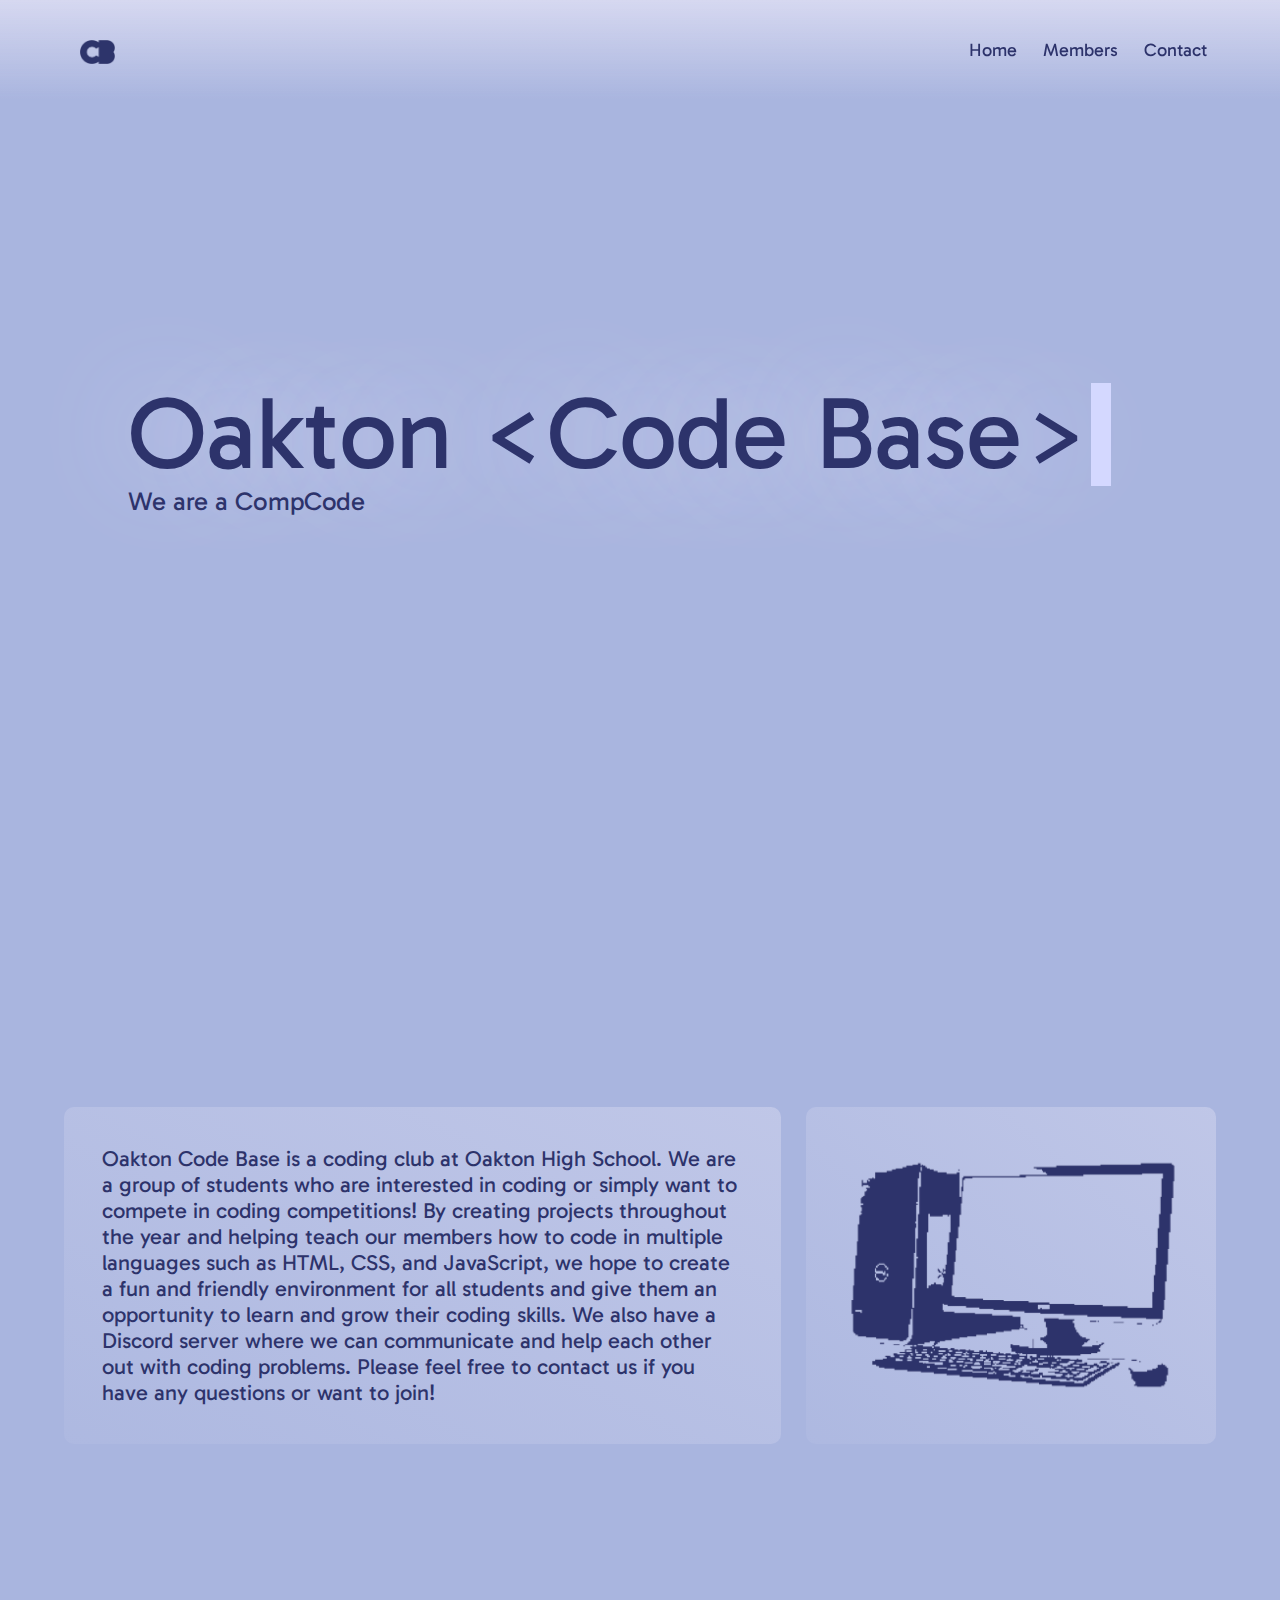
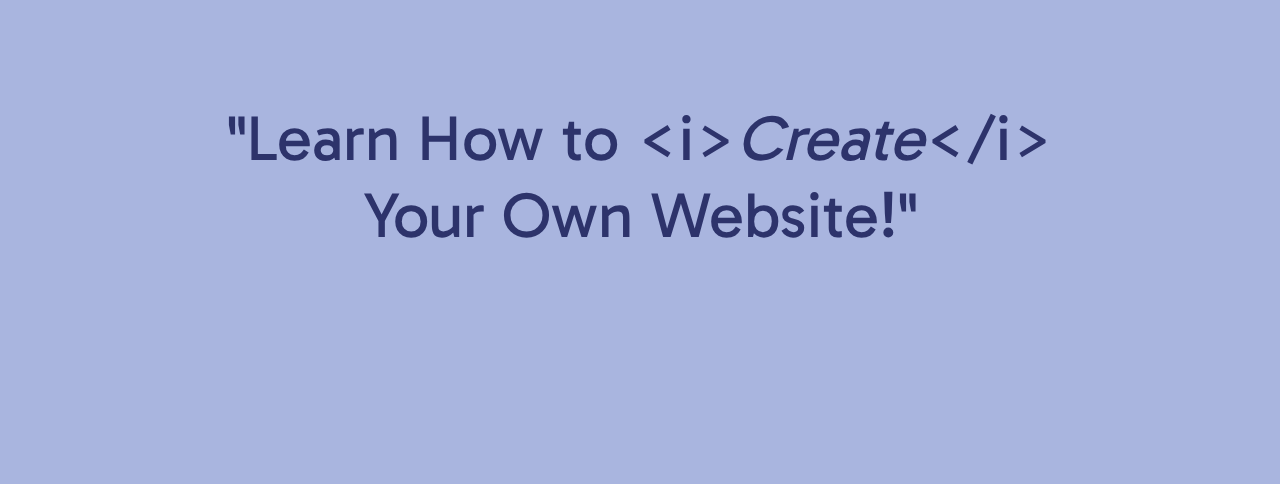
<file: index.html>
<!DOCTYPE html>
<html lang="en">
<head>
    <meta charset="UTF-8">
    <meta name="viewport" content="width=device-width, initial-scale=1.0">
    <title>Oakton Code Base</title>

    <!--Open graph tags-->
    <meta property="og:site_name" content="Oakton Code Base" />
    <meta property="og:title" content="Oakton Code Base" />
    <meta property="og:type" content="website" />
	<meta property="og:url" content="https://oaktoncodebase.com" />
    <meta property="og:description" content="Oakton Code Base is a coding club at Oakton High School. We are a group of students who are interested in coding or simply want to compete in coding competitions! By creating projects throughout the year and helping teach our members how to code in multiple languages such as HTML, CSS, and JavaScript, we hope to create a fun and friendly environment for all students and give them an opportunity to learn and grow their coding skills. We also have a Discord server where we can communicate and help each other out with coding problems. Please feel free to contact us if you have any questions or want to join!" />
    
    <!-- css -->
    <link rel="stylesheet" href="../assets/css/style.css">

    <!-- favicon -->
    <link href="../assets/img/header-imgs/logoSquare.png" rel="icon">

    <!-- font -->
    <link rel="preconnect" href="https://fonts.googleapis.com">
    <link rel="preconnect" href="https://fonts.gstatic.com" crossorigin>
    <link href="https://fonts.googleapis.com/css2?family=Open+Sans:ital,wght@0,300..800;1,300..800&display=swap" rel="stylesheet">

    <link rel="preconnect" href="https://fonts.googleapis.com">
    <link rel="preconnect" href="https://fonts.gstatic.com" crossorigin>
    <link href="https://fonts.googleapis.com/css2?family=Gabarito:wght@400..900&display=swap" rel="stylesheet">

    <link rel="preconnect" href="https://fonts.googleapis.com">
    <link rel="preconnect" href="https://fonts.gstatic.com" crossorigin>
    <link href="https://fonts.googleapis.com/css2?family=Jersey+20&display=swap" rel="stylesheet">

    <link rel="preconnect" href="https://fonts.googleapis.com">
    <link rel="preconnect" href="https://fonts.gstatic.com" crossorigin>
    <link href="https://fonts.googleapis.com/css2?family=Manrope:wght@200..800&display=swap" rel="stylesheet">
</head>
<body>
    <!-- header -->
    <header class="headerDiv">
        <a href="index.html"><img class="OCBLogo" src="../assets/img/header-imgs/OCBLogo.png" alt="logo" class="logo"></a>
            <nav>
                <ul class="nav-list">
                    <li><a href="../"><p class="gabarito">Home</p></a></li>
                    <li><a href="../members"><p class="gabarito">Members</p></a></li>
                    <li><a href="../contact"><p class="gabarito">Contact</p></a></li>
                </ul>
            </nav>
    </header>

    <!-- main content -->
    <div class="mainContent">
        <h1 class="gabarito title cursor">Oakton &lt;Code Base&gt;</h1>
        <h1 class="gabarito shortTitle cursor">OCB</h1>

        <p class="gabarito description"></p>
    </div>

        

    <div class="descriptionContainer gabarito-light">
        <div class="descriptionText"><p>
            Oakton Code Base is a coding club at Oakton High School. We are a group of students who are interested in coding or simply 
            want to compete in coding competitions! By creating projects throughout the year and helping teach our members how to code 
            in multiple languages such as HTML, CSS, and JavaScript, we hope to create a fun and friendly environment for all students 
            and give them an opportunity to learn and grow their coding skills. We also have a Discord server where we can communicate 
            and help each other out with coding problems. Please feel free to contact us if you have any questions or want to join!
        </p></div>
        
        <div class="mainTextBox2">
            <img src="assets/img/index-imgs/pcImage.png" alt="pcImage" class="pcImage">                                 
        </div>
    </div>

    <div class="bigText">
        <h4 class="gabarito learnText">
            "Learn How to &lt;i&gt;<i>Create</i>&lt;/i&gt;<br> Your Own Website!"
        </h4>
    </div>

    <!-- js -->
    <script src="assets/js/main.js"></script>
</body>
</html>
</file>
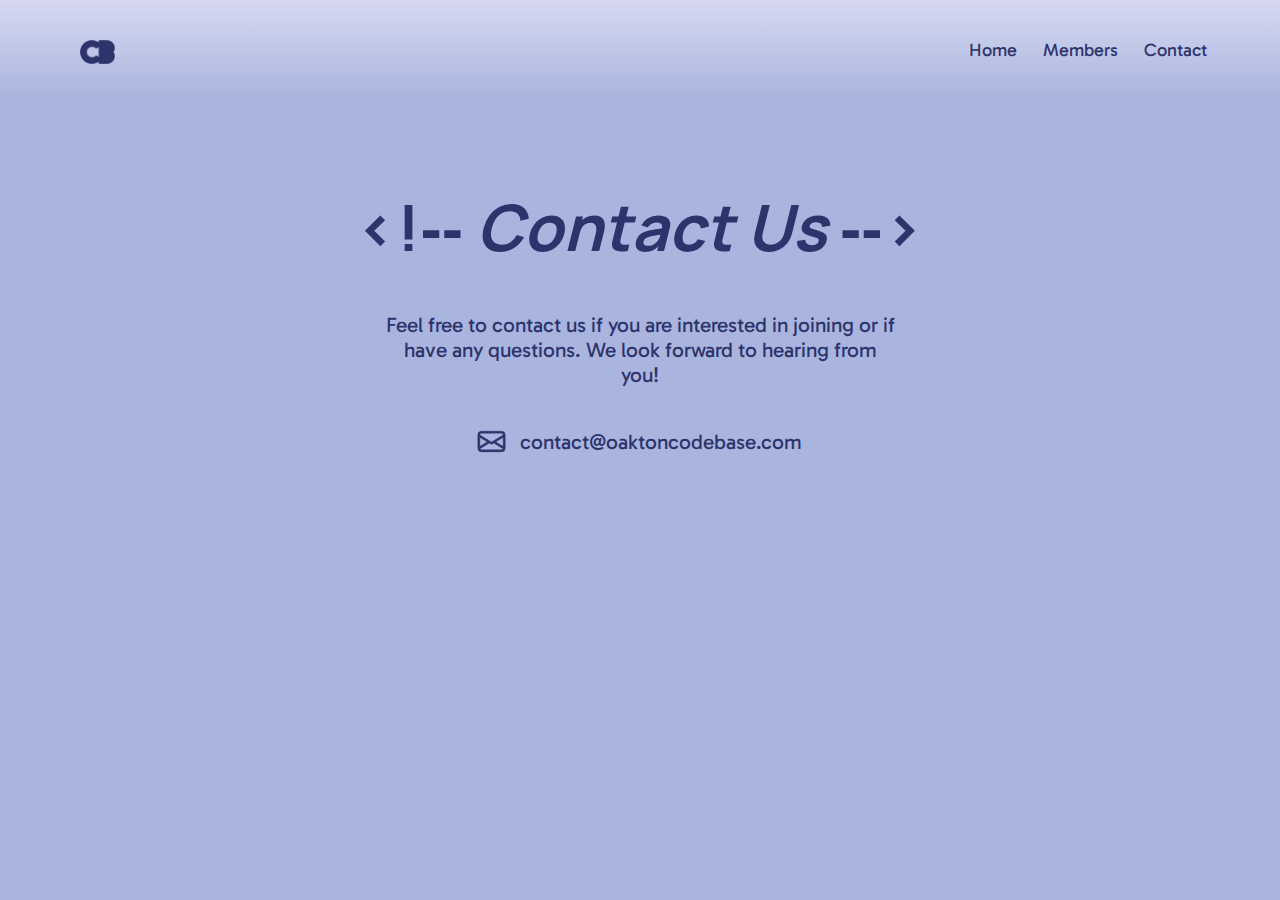
<file: contact/index.html>
<!DOCTYPE html>
<html lang="en">
<head>
    <meta charset="UTF-8">
    <meta name="viewport" content="width=device-width, initial-scale=1.0">
    <title>Contact Us - OCB</title>

    <!-- css -->
    <link rel="stylesheet" href="../assets/css/style.css">

    <!-- favicon -->
    <link href="../assets/img/header-imgs/logoSquare.png" rel="icon">

    <!-- font -->
    <link rel="preconnect" href="https://fonts.googleapis.com">
    <link rel="preconnect" href="https://fonts.gstatic.com" crossorigin>
    <link href="https://fonts.googleapis.com/css2?family=Open+Sans:ital,wght@0,300..800;1,300..800&display=swap" rel="stylesheet">

    <link rel="preconnect" href="https://fonts.googleapis.com">
    <link rel="preconnect" href="https://fonts.gstatic.com" crossorigin>
    <link href="https://fonts.googleapis.com/css2?family=Gabarito:wght@400..900&display=swap" rel="stylesheet">

    <link rel="preconnect" href="https://fonts.googleapis.com">
    <link rel="preconnect" href="https://fonts.gstatic.com" crossorigin>
    <link href="https://fonts.googleapis.com/css2?family=Jersey+20&display=swap" rel="stylesheet">

    <link rel="preconnect" href="https://fonts.googleapis.com">
    <link rel="preconnect" href="https://fonts.gstatic.com" crossorigin>
    <link href="https://fonts.googleapis.com/css2?family=Manrope:wght@200..800&display=swap" rel="stylesheet">
</head>
<body>
    <!-- header -->
    <header class="headerDiv">
        <a href="../"><img class="OCBLogo" src="../assets/img/header-imgs/OCBLogo.png" alt="logo" class="logo"></a>
            <nav>
                <ul class="nav-list">
                    <li><a href="../"><p class="gabarito">Home</p></a></li>
                    <li><a href="../members"><p class="gabarito">Members</p></a></li>
                    <li><a href="../contact"><p class="gabarito">Contact</p></a></li>
                </ul>
            </nav>
    </header>

    <div class="contactTitle manrope">
        <h4>&lt;!&hyphen;&hyphen; <i>Contact Us</i> &hyphen;&hyphen;&gt;</h4>
    </div>
    <div class="contactDescription gabarito-light">
        <p>
            Feel free to contact us if you are interested in joining or if have any questions. We look forward
            to hearing from you!
        </p>
    </div>
    <div class="contactInfo gabarito-light">
        <svg xmlns="http://www.w3.org/2000/svg" class="bi bi-envelope" viewBox="0 0 16 16">
            <path d="M0 4a2 2 0 0 1 2-2h12a2 2 0 0 1 2 2v8a2 2 0 0 1-2 2H2a2 2 0 0 1-2-2zm2-1a1 1 0 0 0-1 1v.217l7 4.2 7-4.2V4a1 1 0 0 0-1-1zm13 2.383-4.708 2.825L15 11.105zm-.034 6.876-5.64-3.471L8 9.583l-1.326-.795-5.64 3.47A1 1 0 0 0 2 13h12a1 1 0 0 0 .966-.741M1 11.105l4.708-2.897L1 5.383z"/>
        </svg>
        <p>contact@oaktoncodebase.com</p>
    </div>
</body>
</html>
</file>
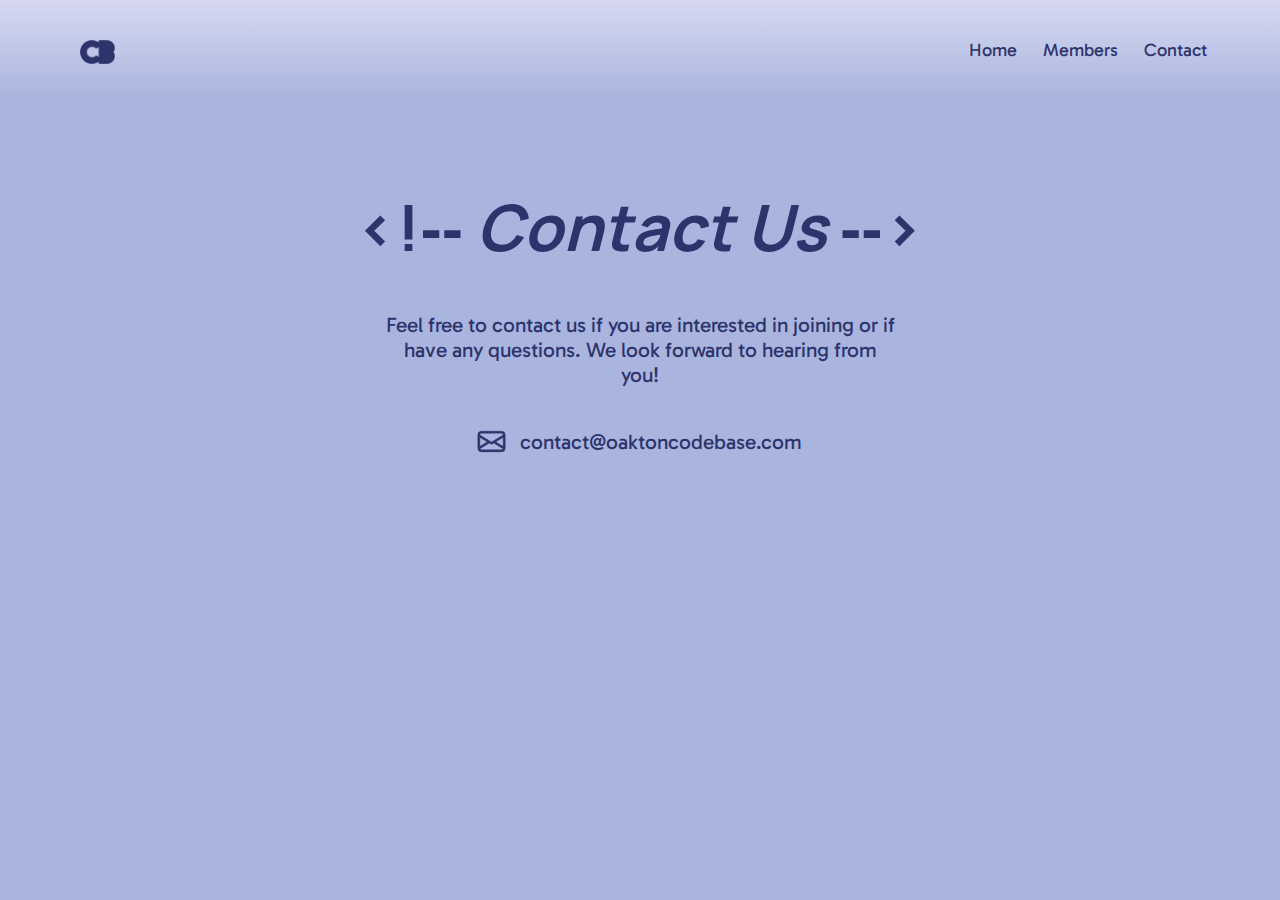
<file: contact.html>
<!DOCTYPE html>
<html lang="en">
<head>
    <meta charset="UTF-8">
    <meta name="viewport" content="width=device-width, initial-scale=1.0">
    <title>About Code Base</title>

    <!-- css -->
    <link rel="stylesheet" href="assets/css/style.css">

    <!-- favicon -->
    <link href="assets/img/header-imgs/logoSquare.png" rel="icon">

    <!-- font -->
    <link rel="preconnect" href="https://fonts.googleapis.com">
    <link rel="preconnect" href="https://fonts.gstatic.com" crossorigin>
    <link href="https://fonts.googleapis.com/css2?family=Open+Sans:ital,wght@0,300..800;1,300..800&display=swap" rel="stylesheet">

    <link rel="preconnect" href="https://fonts.googleapis.com">
    <link rel="preconnect" href="https://fonts.gstatic.com" crossorigin>
    <link href="https://fonts.googleapis.com/css2?family=Gabarito:wght@400..900&display=swap" rel="stylesheet">

    <link rel="preconnect" href="https://fonts.googleapis.com">
    <link rel="preconnect" href="https://fonts.gstatic.com" crossorigin>
    <link href="https://fonts.googleapis.com/css2?family=Jersey+20&display=swap" rel="stylesheet">

    <link rel="preconnect" href="https://fonts.googleapis.com">
    <link rel="preconnect" href="https://fonts.gstatic.com" crossorigin>
    <link href="https://fonts.googleapis.com/css2?family=Manrope:wght@200..800&display=swap" rel="stylesheet">
</head>
<body>
    <!-- header -->
    <header class="headerDiv">
        <a href="index.html"><img class="OCBLogo" src="assets/img/header-imgs/OCBLogo.png" alt="logo" class="logo"></a>
            <nav>
                <ul class="nav-list">
                    <li><a href="index.html"><p class="gabarito">Home</p></a></li>
                    <li><a href="members.html"><p class="gabarito">Members</p></a></li>
                    <li><a href="contact.html"><p class="gabarito">Contact</p></a></li>
                </ul>
            </nav>
    </header>

    <div class="contactTitle manrope">
        <h4>&lt;!&hyphen;&hyphen; <i>Contact Us</i> &hyphen;&hyphen;&gt;</h4>
    </div>
    <div class="contactDescription gabarito-light">
        <p>
            Feel free to contact us if you are interested in joining or if have any questions. We look forward
            to hearing from you!
        </p>
    </div>
    <div class="contactInfo gabarito-light">
        <svg xmlns="http://www.w3.org/2000/svg" class="bi bi-envelope" viewBox="0 0 16 16">
            <path d="M0 4a2 2 0 0 1 2-2h12a2 2 0 0 1 2 2v8a2 2 0 0 1-2 2H2a2 2 0 0 1-2-2zm2-1a1 1 0 0 0-1 1v.217l7 4.2 7-4.2V4a1 1 0 0 0-1-1zm13 2.383-4.708 2.825L15 11.105zm-.034 6.876-5.64-3.471L8 9.583l-1.326-.795-5.64 3.47A1 1 0 0 0 2 13h12a1 1 0 0 0 .966-.741M1 11.105l4.708-2.897L1 5.383z"/>
        </svg>
        <p>contact@oaktoncodebase.com</p>
    </div>
</body>
</html>
</file>
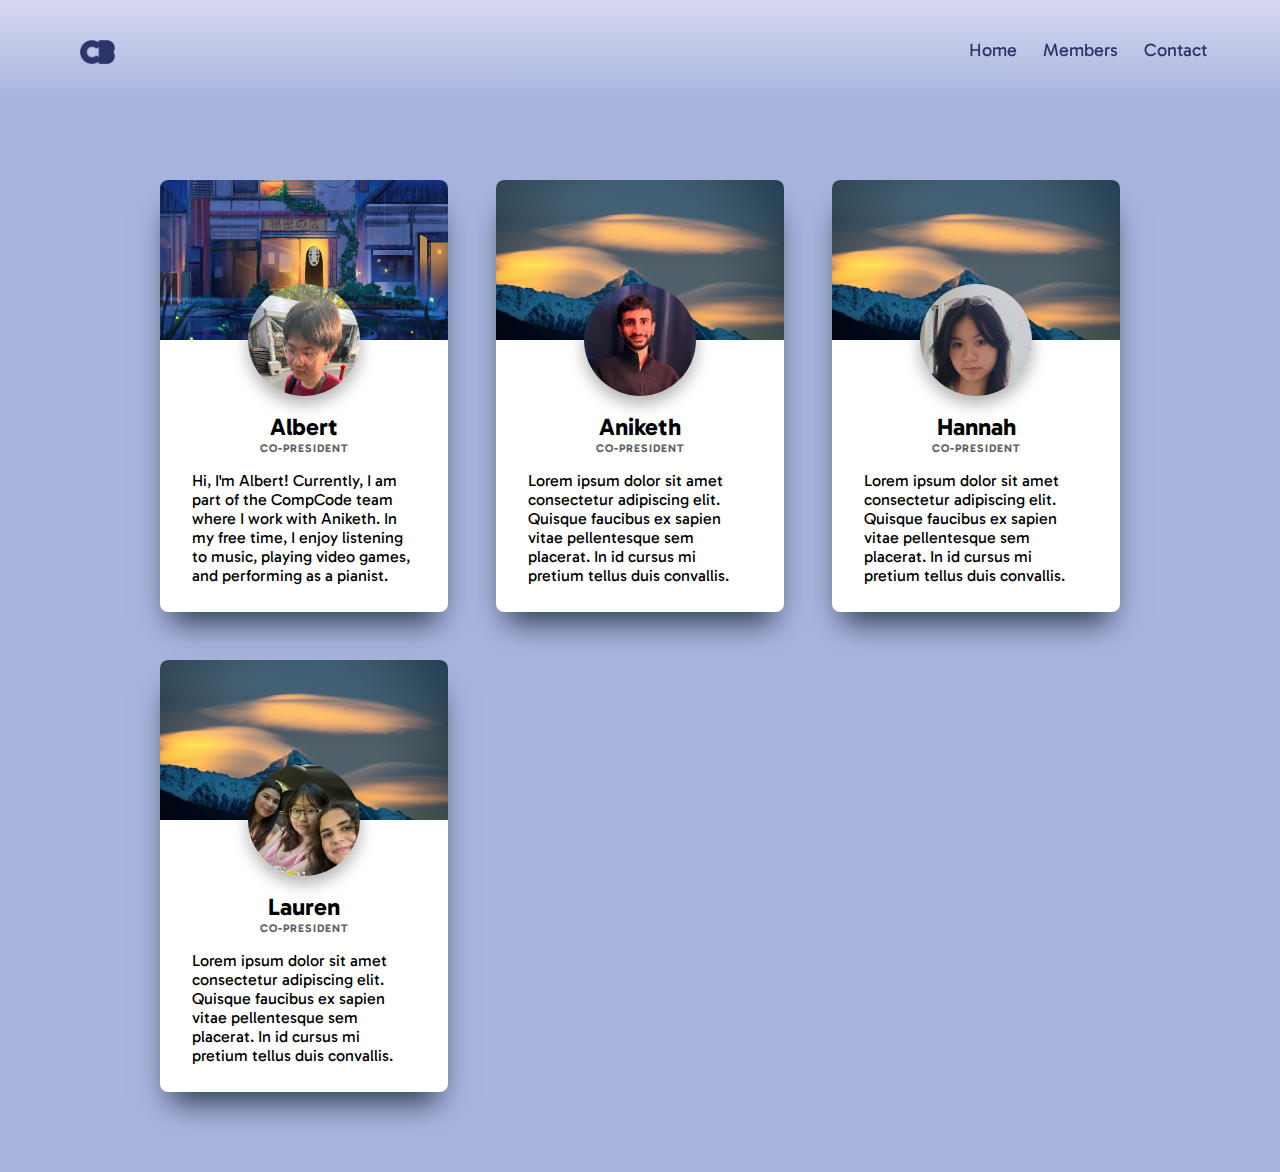
<file: members.html>
<!DOCTYPE html>
<html lang="en">
<head>
    <meta charset="UTF-8">
    <meta name="viewport" content="width=device-width, initial-scale=1.0">
    <title>Contact Code Base</title>

    <!-- css -->
    <link rel="stylesheet" href="assets/css/style.css">

    <!-- favicon -->
    <link href="assets/img/header-imgs/logoSquare.png" rel="icon">

    <!-- font -->
    <link rel="preconnect" href="https://fonts.googleapis.com">
    <link rel="preconnect" href="https://fonts.gstatic.com" crossorigin>
    <link href="https://fonts.googleapis.com/css2?family=Open+Sans:ital,wght@0,300..800;1,300..800&display=swap" rel="stylesheet">

    <link rel="preconnect" href="https://fonts.googleapis.com">
    <link rel="preconnect" href="https://fonts.gstatic.com" crossorigin>
    <link href="https://fonts.googleapis.com/css2?family=Gabarito:wght@400..900&display=swap" rel="stylesheet">

    <link rel="preconnect" href="https://fonts.googleapis.com">
    <link rel="preconnect" href="https://fonts.gstatic.com" crossorigin>
    <link href="https://fonts.googleapis.com/css2?family=Jersey+20&display=swap" rel="stylesheet">
</head>
<body>
    <!-- header -->
    <header class="headerDiv">
        <a href="index.html"><img class="OCBLogo" src="assets/img/header-imgs/OCBLogo.png" alt="logo" class="logo"></a>
            <nav>
                <ul class="nav-list">
                    <li><a href="index.html"><p class="gabarito">Home</p></a></li>
                    <li><a href="members.html"><p class="gabarito">Members</p></a></li>
                    <li><a href="contact.html"><p class="gabarito">Contact</p></a></li>
                </ul>
            </nav>
    </header>

    <div class="siteContainer">
        <div class="cardsContainer">
            <div class="memberCard">
                <div class="memberBanner">
                    <img src="assets/img/members/BannerAlbert.jpg" alt="Member Photo">
                </div>

                <div class="memberAvatar">
                    <img src="assets/img/members/Albert.jpg" alt="Member Avatar">
                </div>

                <div class="memberInfo gabarito">
                    <h4>Albert</h4>
                    <p class="position">Co-President</p>
                    <p class="bio">Hi, I'm Albert! Currently, I am part of the CompCode team where I work with Aniketh. In my free time, I enjoy listening to music, playing video games, and performing as a pianist.</p>
                </div>
            </div>

            <div class="memberCard">
                <div class="memberBanner">
                    <img src="assets/img/members/test.jpg" alt="Member Photo">
                </div>

                <div class="memberAvatar">
                    <img src="assets/img/members/Aniketh.png" alt="Member Avatar">
                </div>

                <div class="memberInfo gabarito">
                    <h4>Aniketh</h4>
                    <p class="position">Co-President</p>
                    <p class="bio">Lorem ipsum dolor sit amet consectetur adipiscing elit. Quisque faucibus ex sapien vitae pellentesque sem placerat. In id cursus mi pretium tellus duis convallis.</p>
                </div>
            </div>

            <div class="memberCard">
                <div class="memberBanner">
                    <img src="assets/img/members/test.jpg" alt="Member Photo">
                </div>

                <div class="memberAvatar">
                    <img src="assets/img/members/Hannah.png" alt="Member Avatar">
                </div>

                <div class="memberInfo gabarito-light">
                    <h4>Hannah</h4>
                    <p class="position">Co-President</p>
                    <p class="bio">Lorem ipsum dolor sit amet consectetur adipiscing elit. Quisque faucibus ex sapien vitae pellentesque sem placerat. In id cursus mi pretium tellus duis convallis.</p>
                </div>
            </div>

            <div class="memberCard">
                <div class="memberBanner">
                    <img src="assets/img/members/test.jpg" alt="Member Photo">
                </div>

                <div class="memberAvatar">
                    <img src="assets/img/members/Lauren.png" alt="Member Avatar">
                </div>

                <div class="memberInfo gabarito">
                    <h4>Lauren</h4>
                    <p class="position">Co-President</p>
                    <p class="bio">Lorem ipsum dolor sit amet consectetur adipiscing elit. Quisque faucibus ex sapien vitae pellentesque sem placerat. In id cursus mi pretium tellus duis convallis.</p>
                </div>
            </div>
            
        </div>
    </div>
</body>
</html>
</file>
<file: assets/css/style.css>
* {
    margin: 0;
    padding: 0;
    box-sizing: border-box;

}

body {
    overflow-x: hidden;
    background: #7F7FD5;  /* fallback for old browsers */
    background-color: rgb(169, 181, 223);
}

/*-- fonts! --*/
.open-sans {
    font-family: "Open Sans", sans-serif;
    font-weight: 450;
    font-style: normal;
    font-variation-settings:
      "wdth" 100;
}

.gabarito {
    font-family: "Gabarito", sans-serif;
    font-optical-sizing: auto;
    font-weight: 400;
    font-style: normal;
}
.gabarito-light {
    font-family: "Gabarito", sans-serif;
    font-optical-sizing: auto;
    font-weight: 300;
    font-style: normal;
}

.jersey-20-regular {
    font-family: "Jersey 20", sans-serif;
    font-weight: 400;
    font-style: normal;
}

.manrope {
    font-family: "Manrope", sans-serif;
    font-optical-sizing: auto;
    font-weight: 300;
    font-style: normal;
  }
  
/*-- header --*/
header {
    background: linear-gradient(to bottom, rgb(214, 216, 240), rgba(255, 255, 255, 0)); 
    height: 100px;
    text-align: center;
    top: 0;
    width: 100%;
    z-index: 1000;
}

.headerDiv {
    display: flex;
    justify-content: space-between;
    align-items: center;
    padding: 0 60px 0 80px;
    position: sticky;
}

ul {
    list-style-type: none;
    margin: 0;
    padding: 0;
    overflow: hidden;
    vertical-align: middle;
}

li {
    float: left;
}

li a {
    text-decoration: none;
    text-align: center;
}

li p {
    padding: 13px;
    color: rgb(45, 51, 107);
    font-size: 18px;
    transition: all 0.3s ease-in-out;

}
li p:hover {
    color: rgb(45, 51, 107);
    transform: scale(1.05);
    transition: all 0.15s ease-in-out;
}

.OCBLogo {
    width: 35px;
    padding: 8px 0 0 0;
    transition: all 0.3s ease-in-out;
}
.OCBLogo:hover {
    transform: scale(1.05);
    transition: all 0.15s ease-in-out;
}

/*-- index --*/
.mainContent {  
    display: flex;
    flex-direction: column;
    justify-content: center;
    height: calc(100vh - 200px);
    padding: 0 0 0 10vw;
    
}

.title {
    display: inline-block;
    font-size: 8vw;
    color: rgb(45, 51, 107);
    text-shadow: 0 0 100px rgb(214, 216, 240);
    line-height: 1;
}

.shortTitle {
    display: none;
    font-size: 7rem;
    color: rgb(45, 51, 107);
    text-shadow: 0 0 100px rgb(214, 216, 240);
    line-height: 1;
}

.container {
    position: relative;
    display: flex; 
    align-items: center;
    padding: 1rem 0 0 8.8vw;
}
  
.description {
    overflow: hidden; 
    font-size: clamp(1.3rem, 2vw, 5rem);
    color: rgb(45, 51, 107);
}

.descriptionContainer {
    display: flex;
    margin-top: 24vw;
    margin-left: 5vw;
    margin-right: 5vw;
    gap: 2vw;
    margin-bottom: 5vw;;
    flex-direction: row;
}

@media (max-width: 850px) {
  .descriptionContainer {
    flex-direction: column;
  }

  .mainTextBox2 {
    display: none;
  }

  .title {
    display: none;
  }
  .shortTitle {
    display: inline-block;
  }

  .mainContent {
    display: block;
    height: auto;
    margin-top: 8vh;
  }
}

.descriptionText {
    background: linear-gradient(to top right, rgb(214, 216, 240, 0.5), rgba(214, 216, 240, 0.1)); 
    background: linear-gradient(to bottom left, rgb(214, 216, 240, 0.5), rgba(214, 216, 240, 0.1)); 
    color: rgb(45, 51, 107);
    font-size: clamp(1.2rem, 1.7vw, 5rem);
    padding: 3vw 3vw 3vw 3vw;
    flex-direction: column;
    align-items: center;
    
    border-radius: 10px;
    transition: all 0.3s ease-in-out;

}
.mainTextBox2 {
    background: linear-gradient(to top right, rgb(214, 216, 240, 0.5), rgba(214, 216, 240, 0.1)); 
    background: linear-gradient(to bottom left, rgb(214, 216, 240, 0.5), rgba(214, 216, 240, 0.1)); 
    color: rgb(45, 51, 107);
    font-size: 1.5vw;
    padding: 1vw 1vw 1vw 1vw;
    flex-direction: column;
    align-items: center;
    text-align: justify;
    border-radius: 10px;
    transition: all 0.3s ease-in-out;
    width: 35vw;
}
.mainTextBox1:hover {
    background: linear-gradient(to top right, rgb(214, 216, 240, 0.5), rgba(214, 216, 240, 0.1)); 
    background: linear-gradient(to bottom left, rgb(214, 216, 240, 0.5), rgba(214, 216, 240, 0.1)); 
    color: rgb(45, 51, 107);
    font-size: 1.7vw;
    padding: 3vw 3vw 3vw 3vw;
    flex-direction: column;
    align-items: center;
    text-align: justify;
    border-radius: 10px;
    transform: scale(1.02);
    transition: all 0.3s ease-in-out;
}
.mainTextBox2:hover {
    background: linear-gradient(to top right, rgb(214, 216, 240, 0.5), rgba(214, 216, 240, 0.1)); 
    background: linear-gradient(to bottom left, rgb(214, 216, 240, 0.5), rgba(214, 216, 240, 0.1)); 
    color: rgb(45, 51, 107);
    font-size: 1.5vw;
    padding: 1vw 1vw 1vw 1vw;
    flex-direction: column;
    align-items: center;
    text-align: justify;
    border-radius: 10px;
    transform: scale(1.02);
    transition: all 0.2s ease-in-out;
}
.pcImage {
    width: 30vw;
    margin-top: 2vw;
}

.bigText {
    font-size: 5vw;
    padding: 0 0 0 0;
    text-align: center;
    margin-top: 20vw;
    margin-bottom: 18vw;
}

.learnText {
    color: rgb(45, 51, 107);
    transition: all 1s ease-in-out;

}


/*-- members --*/
.noMembers {
    text-align: center;
    padding: 7vw 0 0 0;
    font-size: 1.5vw;
    color: rgb(45, 51, 107);
}

/*-- contact --*/
.contactTitle {
    text-align: center;
    font-size: max(3.3rem, 5vw);
    color: rgb(45, 51, 107);
    padding: 1.3em 0 0 0;
    animation: fadeIn 2s 0s;
}
.contactDescription {
    text-align: center;
    font-size: 1.3em;
    color: rgb(45, 51, 107);
    padding: 2em 30vw 0 30vw;
    animation: fadeIn 3s 0s;
}
.contactInfo {
    display: flex;
    justify-content: center;
    align-items: center;
    text-align: center;
    font-size: 1.3em;
    color: rgb(45, 51, 107);
    padding: 2em 0 0 0;
    gap: 0.7em;
    animation: fadeIn 3s 0s;
}
.bi-envelope {
    height: 1.3em;
    width: 1.3em;
    stroke-width: .5; /* stroke thickness scales with viewport */
    stroke: currentColor;
    fill: currentColor;   
    overflow: visible;
    color:rgb(45, 51, 107);
}

@keyframes fadeIn {
    0% { opacity: 0; }
    30% { opacity: 0; }
    100% { opacity: 1; }
}

/*-- animation keyframes --*/
/*-- blinking cursor --*/

.cursor::after {
  content: "";
  right: -10em;
  display: inline-block;
  background-color: #d4d8ff;
  vertical-align: bottom;
  width: .2em;
  height: 1em;
  -webkit-animation: blink 0.9s step-end infinite;
  animation: blink 0.9s step-end infinite;
}

@-webkit-keyframes blink {
  0% { opacity: 1.0; }
  50% { opacity: 0.0; }
  100% { opacity: 1.0; }
}

@keyframes blink {
  0% { opacity: 1.0; }
  50% { opacity: 0.0; }
  100% { opacity: 1.0; }
}

/*-- text typing in index --*/  
@keyframes blink {
    0%, 100% {
      opacity: 0;
    }
    50% {
      opacity: 1;
    }
}
  
/* @keyframes typewriter {
    from {
      width: 0; 
    }
    to {
      width: 70.2vw; 
    }
} */

/*-- scrollbar --*/
::-webkit-scrollbar {
    width: 5px;
    background:rgb(169, 181, 223);
}
::-webkit-scrollbar-thumb:hover {
    background: rgb(214, 216, 240);
    border-radius: 10px;
}
::-webkit-scrollbar-thumb {
    background: rgb(214, 216, 240);
    border-radius: 10px;
}

/*-- Members Page --*/
.siteContainer {
    margin: 5rem auto;
    max-width: calc(100% - 80px);
}
.cardsContainer {
    display: grid;
    grid-template-columns: repeat(auto-fit, 18rem);
    justify-content: center;
    gap: 3rem;
}

.memberCard {
    background: white;
    border-radius: .5rem;
    width: 18rem;
    height: 27rem;
    display: flex;
    flex-direction: column;
    margin: 0 auto;
    box-shadow: rgb(38, 57, 77) 0px 20px 30px -10px;
    position: relative;
}

.memberBanner {
    height: 10rem;
    overflow: hidden;
    display: flex;
    align-items: center;
    justify-content: center;
}

.memberBanner img {
    width: 100%;
    height: 100%;
    max-width: 100%;
    border-radius: .5rem .5rem 0 0;
    object-fit: cover;
}

.memberAvatar {
    position: absolute;
    left: 50%;
    top: 10rem;
    transform: translate(-50%, -50%);
    display: flex;
    align-items: center;
    justify-content: center;
    width: 7rem;
    height: 7rem;
    
}

.memberAvatar img {
    box-shadow: 0 0.5rem 1rem rgba(0, 0, 0, 0.3);
    width: 100%;
    height: 100%;
    border-radius: 50%;
    object-fit: cover;
    transition: transform 0.35s cubic-bezier(.4, 2, .6, 1);
}

.memberAvatar:hover img {
    transform: scale(1.2);
}

.memberInfo {
    color: #000000;
    padding: 4.5rem 2rem 0rem 2rem;
}

.memberInfo h4 {
    color: #000000;
    font-size: 1.5rem;
    text-align: center;
}

.memberInfo .position {
    color: #616161;
    text-align: center;
    font-size: .7rem;
    text-transform: uppercase;
    letter-spacing: 0.1em;
    margin-bottom: 1rem;
    font-weight: 700;
}
</file>
